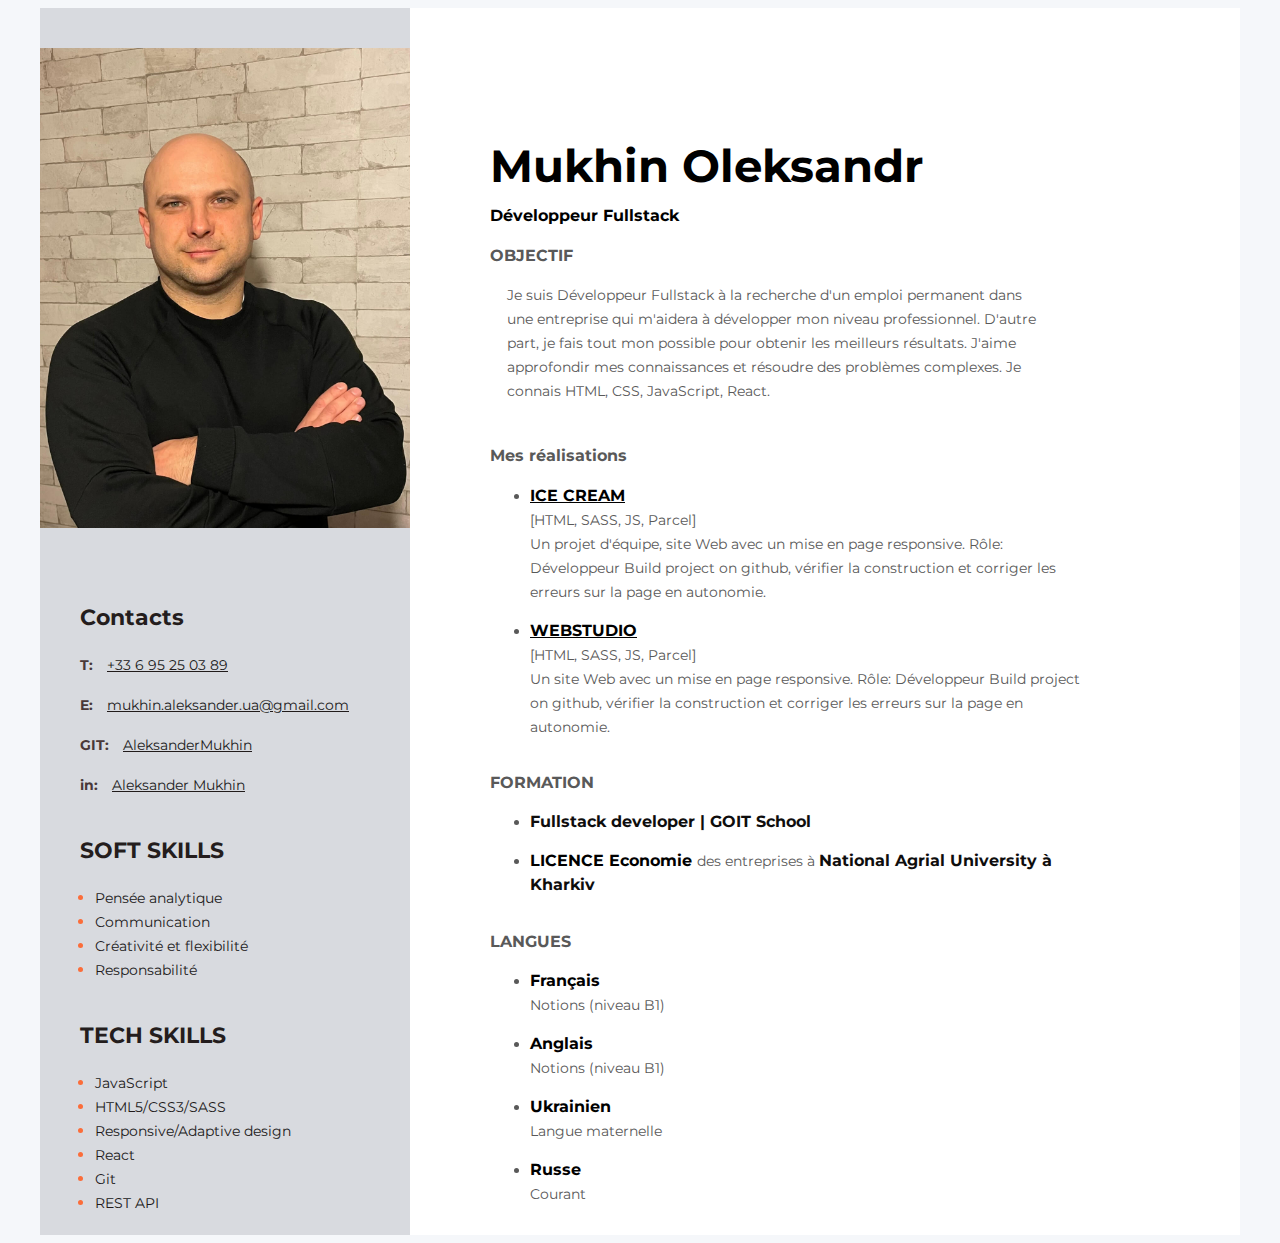
<file: index.html>
<!DOCTYPE html>
<html lang="en">
  <head>
    <meta charset="UTF-8" />
    <meta
      http-equiv="X-UA-Compatible"
      content="IE=edge"
    />
    <meta
      name="viewport"
      content="width=device-width, initial-scale=1.0"
    />
    <link
      rel="preconnect"
      href="https://fonts.googleapis.com"
    />
    <link
      rel="preconnect"
      href="https://fonts.gstatic.com"
      crossorigin=""
    />
    <link
      href="https://fonts.googleapis.com/css2?family=Montserrat:wght@400;700&amp;display=swap"
      rel="stylesheet"
    />
    <link
      rel="stylesheet"
      href="./style/main.css"
    />
    <title>Mukhin Oleksandr</title>
  </head>
  <body>
    <div class="main">
      <!--Main content-->
      <div class="main-content">
        <!--About user-->
        <div class="text-about">
          <h1 class="title-name">
            Mukhin Oleksandr
          </h1>
          <h2 class="about-list">
            Développeur Fullstack
          </h2>
        </div>
        <!--Object-->
        <div class="text-object">
          <h3 class="title-main">
            OBJECTIF
          </h3>
          <p class="object-text">
            Je suis Développeur
            Fullstack à la recherche
            d'un emploi permanent dans
            une entreprise qui m'aidera
            à développer mon niveau
            professionnel. D'autre part,
            je fais tout mon possible
            pour obtenir les meilleurs
            résultats. J'aime
            approfondir mes
            connaissances et résoudre
            des problèmes complexes. Je
            connais HTML, CSS,
            JavaScript, React.
          </p>
        </div>
        <!--Work-->
        <div>
          <h3 class="title-main">
            Mes réalisations
          </h3>
          <ul class="list-main">
            <li>
              <span>
                <a class="profession" href="https://github.com/AndriiRod/ice-cream-project10" target="_blank" rel="noopener noreferrer">ICE CREAM</a></span
              >
              <br />
              [HTML, SASS, JS, Parcel]
              <br />
              Un projet d'équipe, site Web avec un
              mise en page responsive. Rôle:
              Développeur Build project on
              github, vérifier la construction
              et corriger les erreurs sur la page en autonomie.
            </li>

            <li>
              <span>
                <a class="profession" href="https://aleksandermukhin.github.io/goit-markup-hw-08/" target="_blank" rel="noopener noreferrer">WEBSTUDIO</a> </span
              >
              <br />[HTML, SASS, JS,
              Parcel] <br />
              Un site Web avec un
              mise en page responsive. Rôle:
              Développeur Build project on
              github, vérifier la construction
              et corriger les erreurs sur la page en autonomie.
            </li>
          </ul>
        </div>
        <!--education-->
        <div>
          <h3 class="title-main">
            FORMATION
          </h3>
          <ul class="list-main">
            <li>
              <span class="organization"
                >Fullstack developer |
                GOIT School
              </span>
            </li>

            <li>
              <span class="profession">
                  LICENCE Economie
               </span>
              des entreprises à
              <span class="organization"
                >National Agrial
                University à
                Kharkiv
              </span>
            </li>
          </ul>
        </div>
        <!--Lang-->
        <div>
          <h3 class="title-main">
            LANGUES
          </h3>
          <ul class="list-main">
            <li>
              <span class="profession"
                >Français
              </span>
              <br />Notions (niveau B1)
            </li>

             <li>
              <span class="profession"
                >Anglais
              </span>
              <br />Notions (niveau B1)
            </li>

            <li>
              <span class="profession"
                >Ukrainien
              </span>
              <br />Langue maternelle
            </li>
            <li>
              <span class="profession"
                >Russe</span
              >
              <br />Courant
            </li>
          </ul>
        </div>
      </div>
      <!--Sidebar-->
      <aside class="sidebar">
        <img
          src="./image/img1.jpeg"
          alt="User photo"
          class="photo"
        />
        <!--Contacts-->
        <div class="contacts">
          <h3 class="sidebar-title">
            Contacts
          </h3>
          <div>
            <p>
              <span class="contact-type"
                >T:</span
              >
              <a
                href="tel:+33767709278"
                class="contact-link"
                >+33 6 95 25 03 89</a
              >
            </p>

            <p>
              <span class="contact-type"
                >E:</span
              >
              <a
                href="mailto:mukhin.aleksander.ua@gmail.com"
                class="contact-link"
                >mukhin.aleksander.ua@gmail.com</a
              >
            </p>

            <p>
              <span class="contact-type"
                >GIT:</span
              >
              <a
                href="https://github.com/AleksanderMukhin"
                class="contact-link"
                >AleksanderMukhin</a
              >
            </p>

            <p>
              <span class="contact-type"
                >in:</span
              >
              <a
                href="https://www.linkedin.com/in/aleksandr-mukhin-aa5a68254/"
                class="contact-link"
                >Aleksander Mukhin</a
              >
            </p>
          </div>
        </div>

        <!--soft skills-->
            <div class="soft-skills">
                <h3 class="sidebar-title">
                    SOFT SKILLS
                </h3>
                <ul class="skills-list">
                    <li class="item-skills">
                        <span class="text-skills">Pensée analytique</span> 
                    </li>
                    <li class="item-skills">
                        <span class="text-skills">Сommunication</span>
                    </li>
                    <li class="item-skills">
                        <span class="text-skills">Créativité et flexibilité</span>
                    </li>
                    <li class="item-skills">
                        <span class="text-skills">Responsabilité</span>
                    </li>
                </ul>
            </div>
       
        <!--tech skills-->
        <div class="tech-skills">
          <h3 class="sidebar-title">
            TECH SKILLS
          </h3>
          <ul class="skills-list">
            <li class="item-skills">
              <span class="text-skills"
                >JavaScript</span
              >
            </li>
            <li class="item-skills">
              <span class="text-skills"
                >HTML5/CSS3/SASS</span
              >
            </li>
            <li class="item-skills">
              <span class="text-skills"
                >Responsive/Adaptive design</span
              >
            </li>
            <li class="item-skills">
              <span class="text-skills"
                >React</span
              >
            </li>
            <li class="item-skills">
              <span class="text-skills"
                >Git</span
              >
            </li>
            <li class="item-skills">
              <span class="text-skills"
                >REST API</span
              >
            </li>
          </ul>

          
        </div>
      </aside>
    </div>
  </body>
</html>
</file>
<file: style/main.css>
body {
  font-family: 'Montserrat', sans-serif;
  background: #f5f7fa;
}

.main {
  display: flex;
  flex-direction: row-reverse;
  width: 1200px;
  margin: 0 auto;
}

.main-content {
  flex-grow: 2;
  position: relative;
  background-color: #fff;
  padding-left: 80px;
  padding-top: 100px;
  font-style: normal;
  font-weight: 400;
  font-size: 14px;
  line-height: 24px;
  color: #595959;
}

.text-about {
  font-style: normal;
  font-weight: 400;
  font-size: 14px;
  line-height: 24px;
  color: #595959;
}

.title-name {
  font-style: normal;
  font-weight: 700;
  font-size: 45px;
  line-height: 55px;
  color: #000000;
  margin-bottom: 10px;
}

.about-list {
  font-style: normal;
  font-weight: 700;
  font-size: 16px;
  line-height: 20px;
  color: #000000;
}

.organization {
  font-style: normal;
  font-weight: 700;
  font-size: 16px;
  line-height: 20px;
  color: #0e0d0d;
}

.text-object {
  font-style: normal;
  font-weight: 400;
  font-size: 14px;
  line-height: 24px;
  color: #595959;
  width: 550px;
  margin-bottom: 40px;
}

.object-text {
  padding: 0;
  margin-left: 17px;
}

.list-main {
  width: 550px;
}

.list-main > li {
  padding-bottom: 15px;
}

.profession {
  font-style: normal;
  font-weight: 700;
  font-size: 16px;
  line-height: 20px;
  color: #000000;
}

.sidebar {  
  background: #d8dadf;
  padding-top: 40px;
  width: 370px;
}

.photo {
  width: 370px;
  margin-bottom: 50px;
}

.contacts,
.lang,
.soft-skills,
.tech-skills {
  margin-left: 40px;
}

.contacts,
.soft-skills {
  margin-bottom: 40px;
}

.sidebar-title {
  font-style: normal;
  font-weight: 700;
  font-size: 22px;
  line-height: 27px;
  color: #241d1d;
}

.contact-type {
  font-style: normal;
  font-weight: 700;
  font-size: 14px;
  line-height: 24px;
  color: #493838;
}

.contact-link {
  font-style: normal;
  font-weight: 400;
  font-size: 14px;
  line-height: 24px;
  color: #211b1b;
  margin-left: 10px;
}

.skills-list {
  color: #251b1b;
  padding: 0;
  margin-left: 15px;
}

.item-skills {
  color: #FB6D3A;
}

.text-skills {
  font-style: normal;
  font-weight: 400;
  font-size: 14px;
  line-height: 24px;
  color: #201919;
}
</file>
